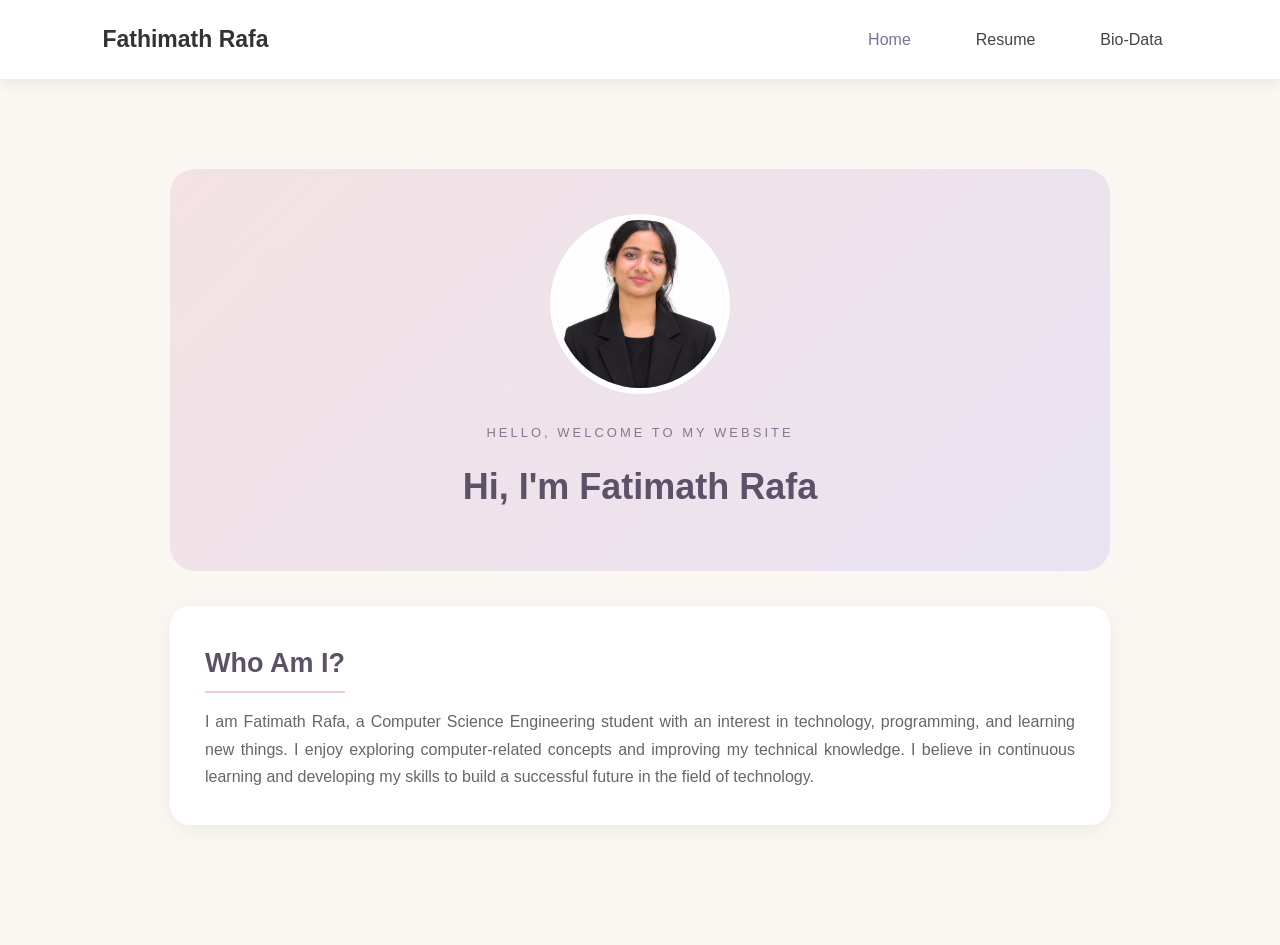
<file: index.html>
<!DOCTYPE html>
<html lang="en">
<head>
<meta charset="UTF-8">
<meta name="viewport" content="width=device-width, initial-scale=1.0">
<title>My Personal Website</title>
<link rel="stylesheet" href="style.css">
</head>
<body>
<nav class="navbar">
<div class="logo">Fathimath Rafa</div>
<ul class="nav-links">
<li><a href="index.html" class="active">Home</a></li>
<li><a href="resume.html">Resume</a></li>
<li><a href="biodata.html">Bio-Data</a></li>
</ul>
</nav>
<main class="home-container">
<section class="profile-intro">
<img src="profile.jpg" alt="My Profile Photo" class="profile-photo">
<p class="hello-text">HELLO, WELCOME TO MY WEBSITE</p>
<h1>Hi, I'm Fatimath Rafa </h1>

</section>
<section class="who-am-i">
<h2>Who Am I?</h2>
<p>
I am Fatimath Rafa, a Computer Science Engineering student
with an interest in technology, programming, and learning
new things. I enjoy exploring computer-related concepts
and improving my technical knowledge. I believe in
continuous learning and developing my skills to build
a successful future in the field of technology.
</p>
</section>
</main>
<script src="script.js"></script>
</body>
</html>
</file>
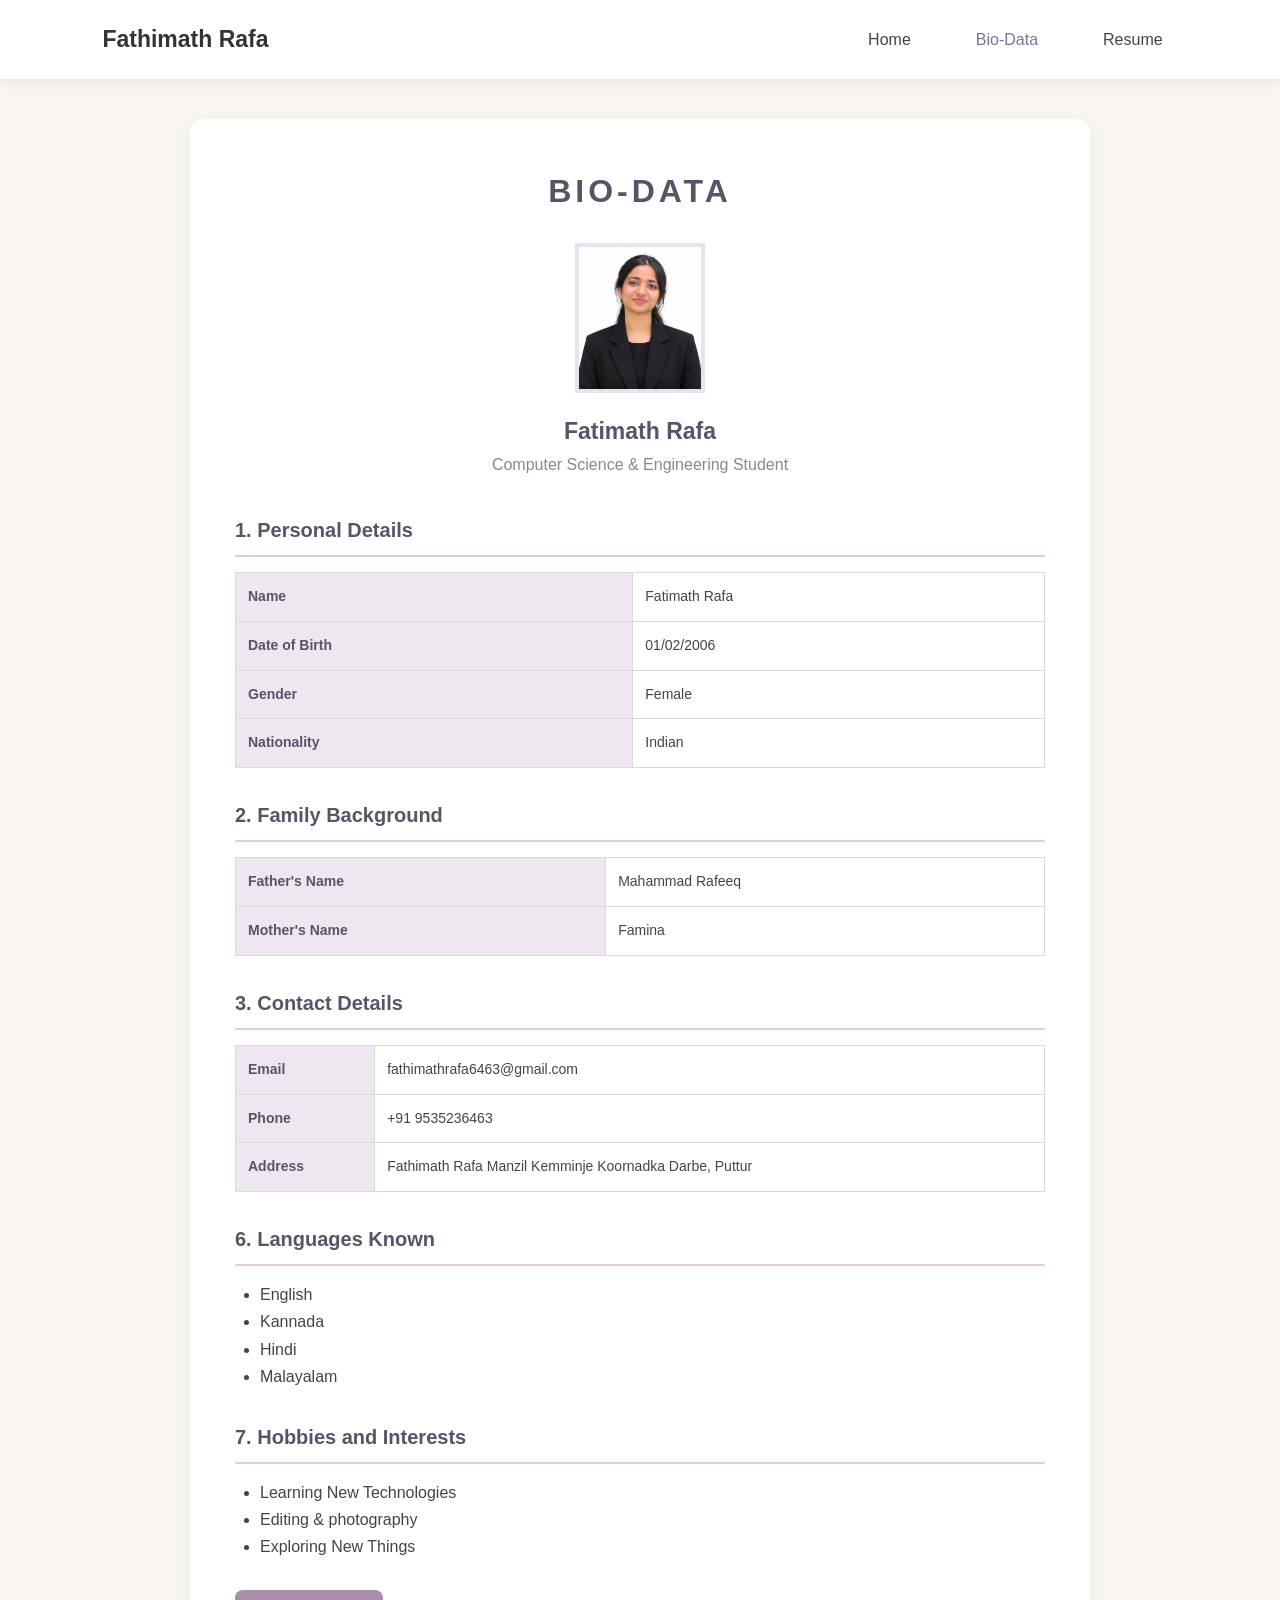
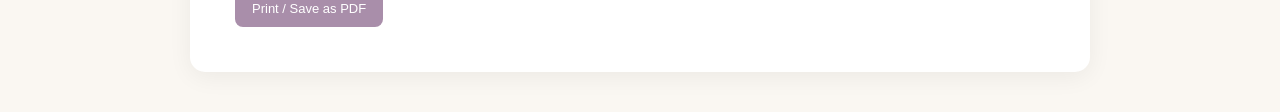
<file: biodata.html>
<!DOCTYPE html>
<html lang="en">
<head>
<meta charset="UTF-8">
<meta name="viewport" content="width=device-width, initial-scale=1.0">
<title>My Bio-data</title>
<link rel="stylesheet" href="style.css">
</head>
<body>
<nav class="navbar">
<div class="logo">Fathimath Rafa</div>
<ul class="nav-links">
<li><a href="index.html">Home</a></li>
<li><a href="biodata.html" class="active">Bio-Data</a></li>
<li><a href="resume.html">Resume</a></li>
</ul>
</nav>
<div class="biodata-container">
<h1 class="biodata-title">BIO-DATA</h1>
<div class="biodata-profile">
<img src="profile.jpg" alt="Profile Photo" class="biodata-photo">
<h2>Fatimath Rafa</h2>
<p>Computer Science & Engineering Student</p>
</div>
<section class="biodata-section">
<h2>1. Personal Details</h2>
<table>
<tr>
<th>Name</th>
<td>Fatimath Rafa</td>
</tr>
<tr>
<th>Date of Birth</th>
<td>01/02/2006</td>
</tr>
<tr>
<th>Gender</th>
<td>Female</td>
</tr>
<tr>
<th>Nationality</th>
<td>Indian</td>
</tr>
</table>
</section>
<section class="biodata-section">
<h2>2. Family Background</h2>
<table>
<tr>
<th>Father's Name</th>
<td>Mahammad Rafeeq</td>
</tr>
<tr>
<th>Mother's Name</th>
<td>Famina</td>
</tr>
</table>
</section>
<section class="biodata-section">
<h2>3. Contact Details</h2>
<table>
<tr>
<th>Email</th>
<td>fathimathrafa6463@gmail.com</td>
</tr>
<tr>
<th>Phone</th>
<td>+91 9535236463</td>
</tr>
<tr>
<th>Address</th>
<td>Fathimath Rafa Manzil Kemminje Koornadka Darbe, Puttur</td>
</tr>
</table>
</section>
<section class="biodata-section">
<h2>6. Languages Known</h2>
<ul>
<li>English</li>
<li>Kannada</li>
<li>Hindi</li>
<li>Malayalam</li>
</ul>
</section>
<section class="biodata-section">
<h2>7. Hobbies and Interests</h2>
<ul>
<li>Learning New Technologies</li>
<li>Editing & photography</li>
<li>Exploring New Things</li>
</ul>
</section>
<!-- Print Button placed INSIDE the card at the bottom right -->
<div class="print-container">
<button onclick="window.print()" class="print-button">
Print / Save as PDF
</button>
</div>
</div> <!-- End of biodata-container -->
<script src="script.js"></script>
</body>
</html>
</file>
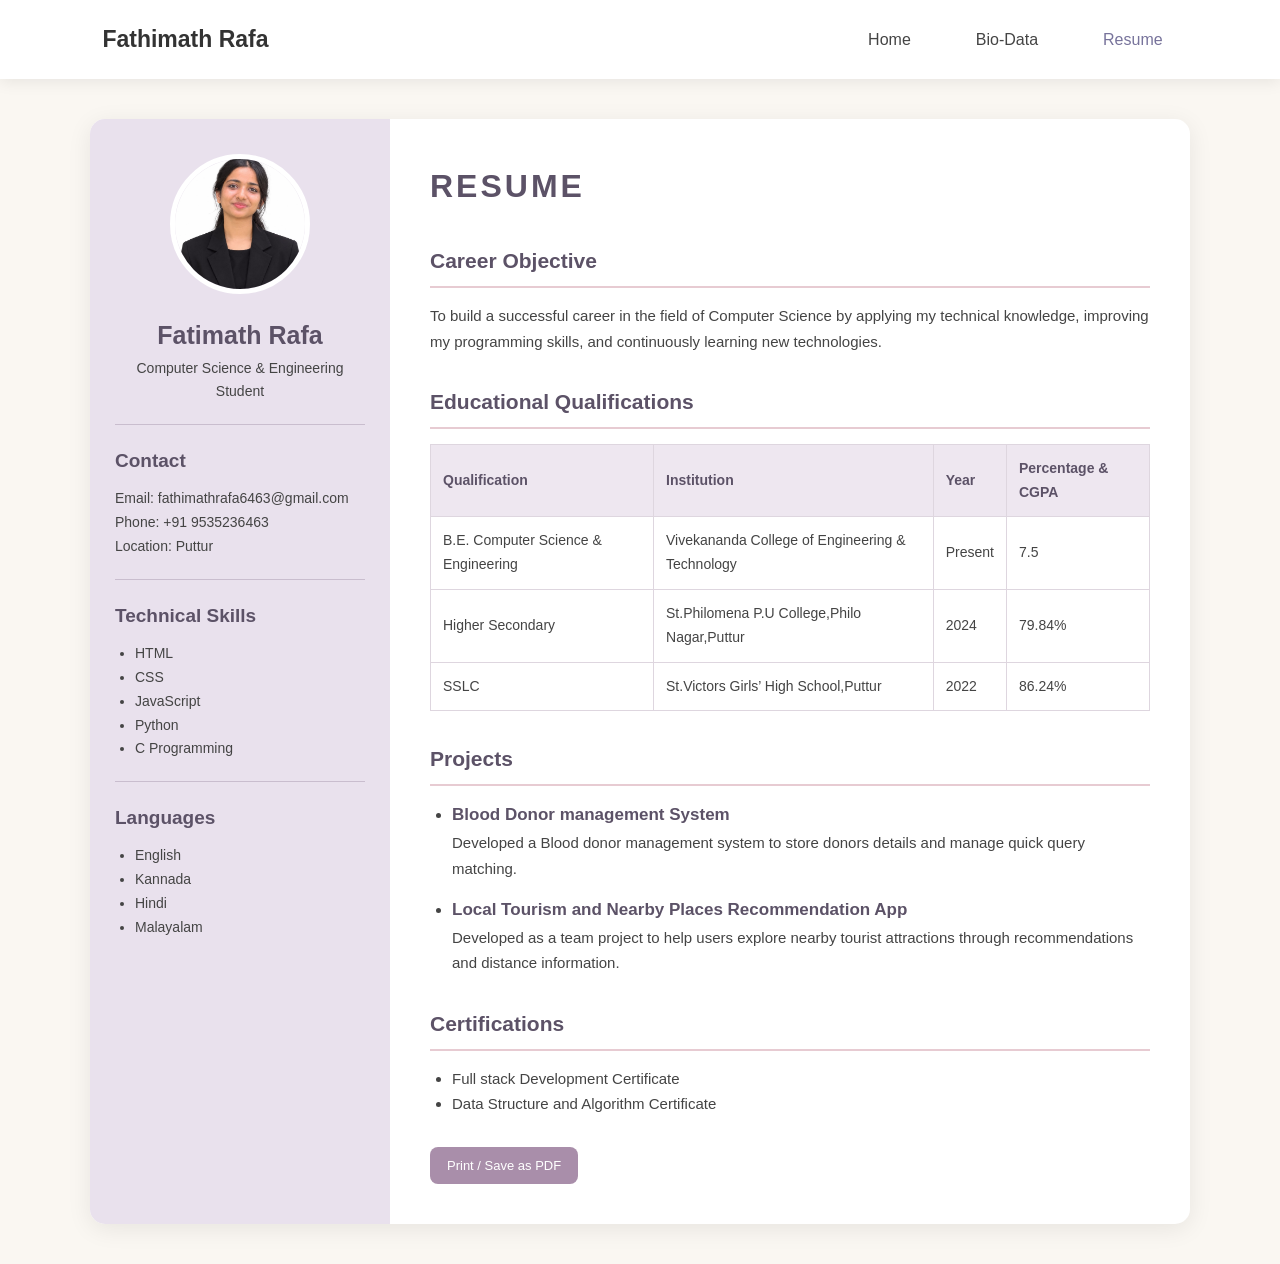
<file: resume.html>
<!DOCTYPE html>
<html lang="en">
<head>
<meta charset="UTF-8">
<meta name="viewport" content="width=device-width, initial-scale=1.0">
<title>My Resume</title>
<link rel="stylesheet" href="style.css">
</head>
<body>
<nav class="navbar">
<div class="logo">Fathimath Rafa</div>
<ul class="nav-links">
<li><a href="index.html">Home</a></li>
<li><a href="biodata.html">Bio-Data</a></li>
<li><a href="resume.html" class="active">Resume</a></li>
</ul>
</nav>
<div class="resume-container">
<aside class="resume-sidebar">
<img src="profile.jpg" alt="Profile Photo" class="resume-photo">
<h1>Fatimath Rafa</h1>
<p class="resume-role">Computer Science & Engineering Student</p>
<hr>
<h2>Contact</h2>
<p>Email: fathimathrafa6463@gmail.com</p>
<p>Phone: +91 9535236463</p>
<p>Location: Puttur</p>
<hr>
<h2>Technical Skills</h2>
<ul>
<li>HTML</li>
<li>CSS</li>
<li>JavaScript</li>
<li>Python</li>
<li>C Programming</li>
</ul>
<hr>
<h2>Languages</h2>
<ul>
<li>English</li>
<li>Kannada</li>
<li>Hindi</li>
<li>Malayalam</li>
</ul>
</aside>
<main class="resume-content">
<div class="resume-heading">
<h1>RESUME</h1>
</div>
<section>
<h2>Career Objective</h2>
<p>
To build a successful career in the field of Computer
Science by applying my technical knowledge, improving
my programming skills, and continuously learning
new technologies.
</p>
</section>
<section>
<h2>Educational Qualifications</h2>
<table>
<tr>
<th>Qualification</th>
<th>Institution</th>
<th>Year</th>
<th>Percentage & CGPA</th>
</tr>
<tr>
<td>B.E. Computer Science & Engineering</td>
<td>Vivekananda College of Engineering & Technology</td>
<td>Present</td>
<td>7.5</td>
</tr>
<tr>
<td>Higher Secondary</td>
<td>St.Philomena P.U College,Philo Nagar,Puttur</td>
<td>2024</td>
<td>79.84%</td>
</tr>
<tr>
<td>SSLC</td>
<td>St.Victors Girls’ High School,Puttur</td>
<td>2022</td>
<td>86.24%</td>
</tr>
</table>
</section>
<section>
<h2>Projects</h2>
<ul>
<li>
<h3>Blood Donor management System</h3>
<p>Developed a Blood donor management system to store donors details and manage quick query matching.</p>
</li>
<li>
<h3>Local Tourism and Nearby Places Recommendation App</h3>
<p>
Developed as a team project to help users explore
nearby tourist attractions through recommendations
and distance information.
</p>
</li>
</ul>
</section>
<section>
<h2>Certifications</h2>
<ul>
<li>Full stack Development Certificate</li>
<li>Data Structure and Algorithm Certificate</li>
</ul>
</section>
<!-- Moved Print Button Here -->
<div class="print-container">
<button onclick="window.print()" class="print-button">
Print / Save as PDF
</button>
</div>
</main>
</div>
<script src="script.js"></script>
</body>
</html>
</file>
<file: style.css>
* {
margin: 0;
padding: 0;
box-sizing: border-box;
}
body {
font-family: Arial, sans-serif;
background-color: #faf7f2;
color: #444;
line-height: 1.7;
}
h1, h2, h3 {
color: #5c5267;
}
section {
margin-bottom: 30px;
}
/* HOME PAGE */
.home-container {
max-width: 1000px;
margin: 60px auto;
padding: 30px;
}
.profile-intro {
text-align: center;
padding: 45px 20px;
background: linear-gradient(135deg, #f4e2e4, #e9e3f2);
border-radius: 25px;
}
.profile-photo {
width: 180px;
height: 180px;
border-radius: 50%;
object-fit: cover;
border: 6px solid white;
margin-bottom: 20px;
}
.hello-text {
letter-spacing: 3px;
font-size: 13px;
color: #88778f;
margin-bottom: 12px;
}
.profile-intro h1 {
font-size: 36px;
margin-bottom: 8px;
}
.profile-intro h2 {
font-size: 19px;
font-weight: normal;
}
.who-am-i {
margin-top: 35px;
padding: 35px;
background-color: white;
border-radius: 20px;
box-shadow: 0 5px 20px rgba(0, 0, 0, 0.05);
}
.who-am-i h2 {
font-size: 27px;
margin-bottom: 15px;
border-bottom: 2px solid #e9cbd1;
display: inline-block;
padding-bottom: 5px;
}
.who-am-i p {
font-size: 16px;
color: #666;
text-align: justify;
}
/* RESUME PAGE */
.resume-container {
display: grid;
grid-template-columns: 300px 1fr;
max-width: 1100px;
margin: 40px auto;
background-color: white;
box-shadow: 0 5px 25px rgba(0, 0, 0, 0.08);
border-radius: 15px;
overflow: hidden;
}
.resume-sidebar {
background-color: #e9e1ed;
padding: 35px 25px;
}
.resume-photo {
width: 140px;
height: 140px;
border-radius: 50%;
object-fit: cover;
display: block;
margin: 0 auto 20px;
border: 5px solid white;
}
.resume-sidebar h1 {
text-align: center;
font-size: 25px;
}
.resume-role {
text-align: center;
font-size: 14px;
margin-bottom: 20px;
}
.resume-sidebar h2 {
font-size: 19px;
margin: 20px 0 10px;
}
.resume-sidebar p,
.resume-sidebar li {
font-size: 14px;
overflow-wrap: anywhere;
}
.resume-sidebar ul {
padding-left: 20px;
}
.resume-sidebar hr {
border: none;
border-top: 1px solid #c9bdce;
margin: 20px 0;
}
.resume-content {
padding: 40px;
}
.resume-heading {
display: flex;
justify-content: space-between;
align-items: center;
gap: 15px;
margin-bottom: 30px;
}
.resume-heading h1 {
font-size: 32px;
letter-spacing: 3px;
}
.resume-content section {
margin-bottom: 30px;
}
.resume-content h2 {
font-size: 21px;
border-bottom: 2px solid #e7cbd2;
padding-bottom: 7px;
margin-bottom: 15px;
}
.resume-content h3 {
font-size: 17px;
margin-top: 15px;
}
.resume-content p,
.resume-content li {
font-size: 15px;
}
.resume-content ul {
padding-left: 22px;
}
.print-button {
background-color: #a98eaa;
color: white;
border: none;
padding: 11px 17px;
border-radius: 8px;
cursor: pointer;
font-size: 13px;
}
.print-button:hover {
background-color: #89718b;
}
/* TABLES */
table {
width: 100%;
border-collapse: collapse;
margin-top: 15px;
}
th, td {
border: 1px solid #ded6df;
padding: 12px;
text-align: left;
font-size: 14px;
}
th {
background-color: #eee7f0;
color: #5c5267;
}
/* BIO-DATA PAGE */
.biodata-container {
max-width: 900px;
margin: 40px auto;
padding: 45px;
background-color: white;
border-radius: 15px;
box-shadow: 0 5px 25px rgba(0, 0, 0, 0.06);
}
.biodata-title {
text-align: center;
font-size: 32px;
letter-spacing: 4px;
margin-bottom: 25px;
}
.biodata-profile {
text-align: center;
margin-bottom: 35px;
}
.biodata-photo {
width: 130px;
height: 150px;
object-fit: cover;
border: 4px solid #e9e1ed;
margin-bottom: 10px;
}
.biodata-profile h2 {
font-size: 23px;
}
.biodata-profile p {
color: #888;
}
.biodata-section {
margin-bottom: 30px;
}
.biodata-section h2,
.declaration h2 {
font-size: 20px;
padding-bottom: 8px;
border-bottom: 2px solid #e7cbd2;
margin-bottom: 15px;
}
.biodata-section ul {
padding-left: 25px;
}
.declaration {
margin-top: 35px;
}
.declaration p {
text-align: justify;
}
.signature {
margin-top: 40px;
display: flex;
justify-content: space-between;
flex-wrap: wrap;
gap: 20px;
}
/* RESPONSIVE DESIGN */
@media screen and (max-width: 750px) {
.resume-container {
grid-template-columns: 1fr;
margin: 15px;
}
.resume-content {
padding: 25px;
}
.resume-heading {
flex-direction: column;
align-items: flex-start;
}
.home-container {
margin: 20px auto;
padding: 15px;
}
.profile-intro h1 {
font-size: 27px;
}
.who-am-i {
padding: 25px;
}
.biodata-container {
margin: 15px;
padding: 20px;
overflow-x: auto;
}
table {
min-width: 450px;
}
}
/* NAVIGATION BAR */
.navbar {
display: flex;
justify-content: space-between;
align-items: center;
padding: 20px 8%;
background-color: #ffffff;
box-shadow: 0 3px 15px rgba(0, 0, 0, 0.08);
}
.logo {
font-size: 23px;
font-weight: bold;
color: #333;
}
.nav-links {
display: flex;
align-items: center;
gap: 35px;
list-style: none;
margin: 0;
padding: 0;
}
.nav-links li a {
text-decoration: none;
color: #444444;
font-size: 16px;
font-weight: 500;
padding: 10px 15px;
border-radius: 20px;
transition: 0.3s;
}
.nav-links li a:hover {
background-color: #E6E6FA;
color: #6965A5;
}
.nav-links li a.active {
background-color: transparent;
color: #77739B;
font-weight: 500;
}
</file>
